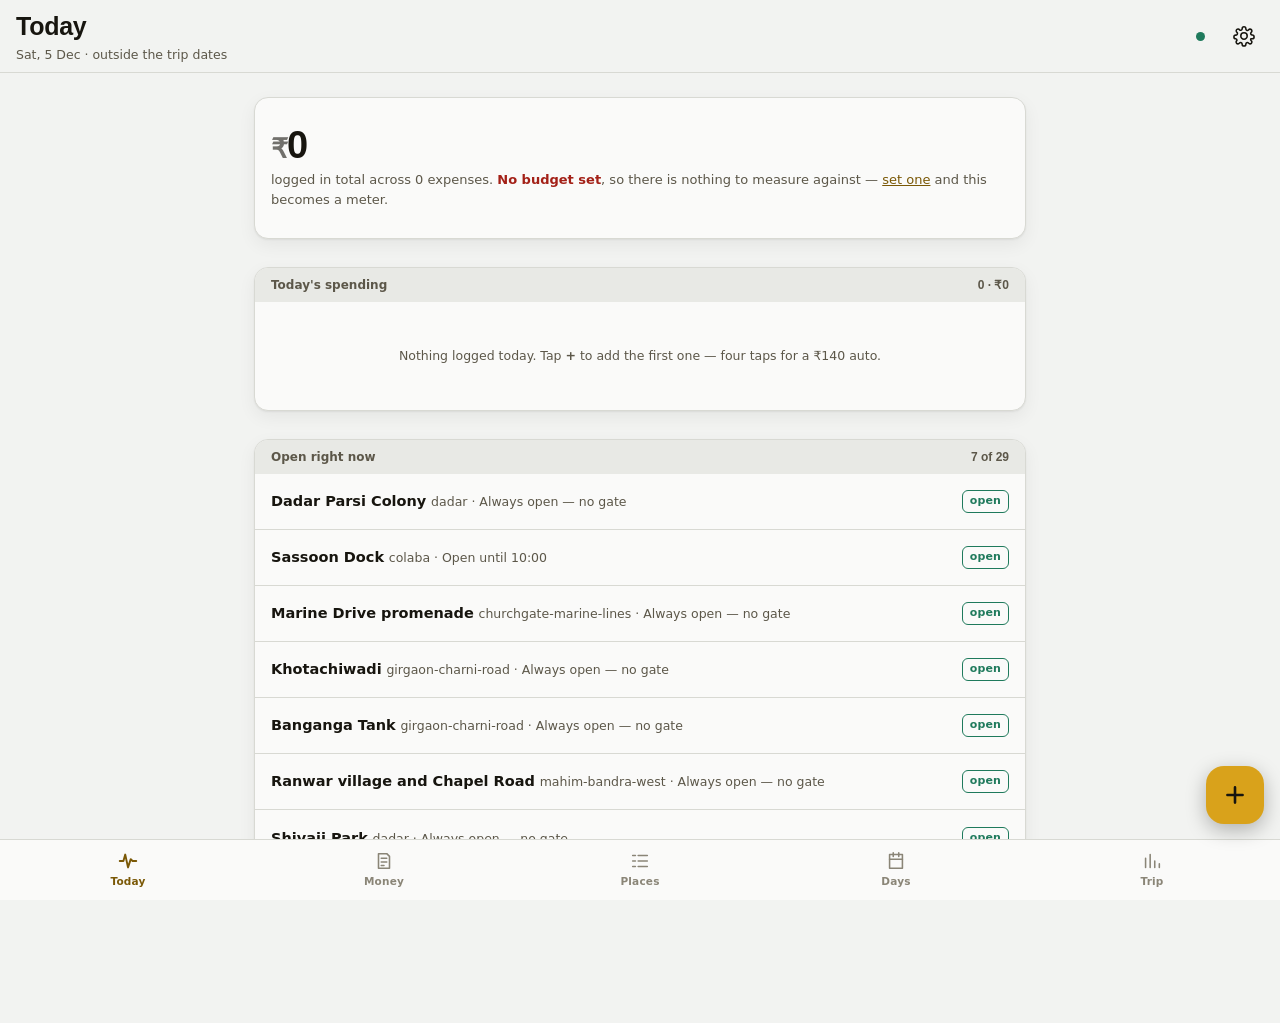
<file: app/index.html>
<!doctype html>
<html lang="en">
<head>
<meta charset="utf-8">
<meta name="viewport" content="width=device-width, initial-scale=1, viewport-fit=cover">
<title>Mumbai</title>
<meta name="description" content="Offline-first Mumbai trip companion: log every rupee in seconds, and carry the checklist locals actually use.">
<link rel="manifest" href="manifest.webmanifest">
<meta name="theme-color" content="#17150F" media="(prefers-color-scheme: dark)">
<meta name="theme-color" content="#F2F3F1" media="(prefers-color-scheme: light)">
<meta name="apple-mobile-web-app-capable" content="yes">
<meta name="apple-mobile-web-app-title" content="Mumbai">
<link rel="apple-touch-icon" href="icons/icon-192.png">
<link rel="icon" href="icons/icon-192.png">
<link rel="stylesheet" href="app.css">
</head>
<body>

<a class="skip" href="#main">Skip to content</a>

<header class="appbar">
  <div class="appbar-in">
    <div class="appbar-title">
      <h1 id="pageTitle">Today</h1>
      <p id="pageSub"></p>
    </div>
    <div class="appbar-act">
      <button id="offlineDot" class="dot" type="button" title="Connection status" aria-live="polite"></button>
      <a class="iconbtn" href="#/settings" aria-label="Settings" title="Settings">
        <svg viewBox="0 0 24 24" aria-hidden="true"><path d="M12 15.5a3.5 3.5 0 1 0 0-7 3.5 3.5 0 0 0 0 7z"/><path d="M19.4 15a1.7 1.7 0 0 0 .3 1.9l.1.1a2 2 0 1 1-2.8 2.8l-.1-.1a1.7 1.7 0 0 0-2.9 1.2 2 2 0 1 1-4 0 1.7 1.7 0 0 0-2.9-1.2l-.1.1a2 2 0 1 1-2.8-2.8l.1-.1A1.7 1.7 0 0 0 3 15a2 2 0 1 1 0-4 1.7 1.7 0 0 0 1.4-2.9l-.1-.1a2 2 0 1 1 2.8-2.8l.1.1A1.7 1.7 0 0 0 10 4a2 2 0 1 1 4 0 1.7 1.7 0 0 0 2.9 1.4l.1-.1a2 2 0 1 1 2.8 2.8l-.1.1A1.7 1.7 0 0 0 21 11a2 2 0 1 1 0 4z"/></svg>
      </a>
    </div>
  </div>
</header>

<main id="main" tabindex="-1"></main>

<nav class="tabs" aria-label="Sections">
  <a href="#/" data-tab="/">
    <svg viewBox="0 0 24 24" aria-hidden="true"><path d="M3 12h4l2-7 3 14 3-9 2 2h4"/></svg>
    <span>Today</span></a>
  <a href="#/expenses" data-tab="/expenses">
    <svg viewBox="0 0 24 24" aria-hidden="true"><path d="M6 4h9l3 3v13H6z"/><path d="M9 9h6M9 13h6M9 17h3"/></svg>
    <span>Money</span></a>
  <a href="#/places" data-tab="/places">
    <svg viewBox="0 0 24 24" aria-hidden="true"><path d="M4 6h3M4 12h3M4 18h3"/><path d="M10 6h10M10 12h10M10 18h10"/></svg>
    <span>Places</span></a>
  <a href="#/itinerary" data-tab="/itinerary">
    <svg viewBox="0 0 24 24" aria-hidden="true"><path d="M5 5h14v15H5z"/><path d="M9 3v4M15 3v4M5 10h14"/></svg>
    <span>Days</span></a>
  <a href="#/trip" data-tab="/trip">
    <svg viewBox="0 0 24 24" aria-hidden="true"><path d="M5 19V9M10 19V5M15 19v-7M20 19v-4"/></svg>
    <span>Trip</span></a>
</nav>

<button id="fab" class="fab" type="button" aria-label="Log an expense">
  <svg viewBox="0 0 24 24" aria-hidden="true"><path d="M12 5v14M5 12h14"/></svg>
</button>

<!-- expense editor: one sheet for both add and edit -->
<div id="sheetWrap" class="sheetwrap" hidden>
  <div class="sheet-bg" data-close></div>
  <section class="sheet" role="dialog" aria-modal="true" aria-labelledby="sheetTitle">
    <div class="sheet-grab"></div>
    <div class="sheet-head">
      <h2 id="sheetTitle">Log an expense</h2>
      <button class="iconbtn" type="button" data-close aria-label="Close">
        <svg viewBox="0 0 24 24" aria-hidden="true"><path d="M6 6l12 12M18 6L6 18"/></svg>
      </button>
    </div>
    <div class="sheet-body">
      <output id="amtOut" class="amt" aria-live="polite">₹0</output>
      <p id="amtCtx" class="amt-ctx"></p>

      <div id="quickCats" class="chips" aria-label="Recent categories"></div>

      <div class="field">
        <label for="fCat">Category</label>
        <select id="fCat"></select>
      </div>
      <div class="grid2">
        <div class="field">
          <label for="fDate">Date</label>
          <input id="fDate" type="date">
        </div>
        <div class="field">
          <label for="fMethod">Paid by</label>
          <select id="fMethod">
            <option value="cash">Cash</option>
            <option value="upi">UPI</option>
            <option value="card">Card</option>
          </select>
        </div>
      </div>
      <div class="field">
        <label for="fPlace">Linked place <span class="opt">optional</span></label>
        <select id="fPlace"></select>
      </div>
      <div class="field">
        <label for="fNote">Note <span class="opt">optional</span></label>
        <input id="fNote" type="text" maxlength="140" placeholder="What was it?">
      </div>
    </div>
    <div class="pad" id="pad"></div>
    <div class="sheet-foot">
      <button id="delBtn" class="btn ghost danger" type="button" hidden>Delete</button>
      <button id="saveBtn" class="btn primary" type="button">Save</button>
    </div>
  </section>
</div>

<div id="toast" class="toast" role="status" aria-live="polite" hidden></div>

<script src="app.js"></script>
</body>
</html>
</file>
<file: app/app.css>
/* ============================================================================
   Mumbai — offline-first trip companion
   Palette and type roles come from docs/PHASE-0-ALIGNMENT.md §7: the kaali-peeli
   palette sampled from the Premier Padmini, and the Archivo / IBM Plex pairing.
   Semantic TEXT colours are separate tokens from the fills because the raw
   palette values do not survive both grounds — §7 found this for ochre on plate
   (2.2:1) and the same computation gives taillight 2.18:1 and jade 3.14:1 on ink.
   Fills keep the raw values; text uses the per-theme --danger-text / --ok-text.
   Mobile-first: every rule below is the phone layout, widened at 720px up.
   ============================================================================ */

:root {
  --ink:#17150F; --plate:#F2F3F1;
  --ochre:#D9A21B; --ochre-text:#7A5806;
  --jade:#1F7A5C; --taillight:#A32017; --fuchsia:#C2367E;

  --bg:#F2F3F1; --raised:#FAFAF9; --sunk:#E8E9E5;
  --text:#17150F; --dim:#5C5749; --faint:#8A8577; --rule:#D8D9D3;
  --accent-text:var(--ochre-text); --accent-fill:var(--ochre); --on-fill:#17150F;
  --danger-text:#A32017; --ok-text:#1F7A5C;
  --shadow:0 1px 2px rgba(23,21,15,.06), 0 6px 18px rgba(23,21,15,.06);
  --scrim:rgba(23,21,15,.5);

  --f-display:"Archivo","Archivo Expanded","Helvetica Neue",Helvetica,Arial,sans-serif;
  --f-body:"IBM Plex Sans","Segoe UI",system-ui,-apple-system,sans-serif;
  --f-mono:"IBM Plex Mono",ui-monospace,"SF Mono",Menlo,Consolas,monospace;

  /* 4px base, 8px rhythm, per §7 */
  --s1:4px; --s2:8px; --s3:12px; --s4:16px; --s5:24px; --s6:32px;
  --r:10px; --r-lg:14px;
  --tab-h:60px; --bar-h:56px;
  --safe-b:env(safe-area-inset-bottom,0px);
  --safe-t:env(safe-area-inset-top,0px);
}
@media (prefers-color-scheme:dark) {
  :root {
    --bg:#17150F; --raised:#211F17; --sunk:#100F0A;
    --text:#F2F3F1; --dim:#A9A395; --faint:#7C7768; --rule:#302D23;
    --accent-text:var(--ochre); --danger-text:#E8776A; --ok-text:#4FBF95;
    --shadow:0 1px 2px rgba(0,0,0,.4), 0 8px 22px rgba(0,0,0,.34);
    --scrim:rgba(6,5,3,.66);
  }
}
:root[data-theme="dark"] {
  --bg:#17150F; --raised:#211F17; --sunk:#100F0A;
  --text:#F2F3F1; --dim:#A9A395; --faint:#7C7768; --rule:#302D23;
  --accent-text:var(--ochre); --danger-text:#E8776A; --ok-text:#4FBF95;
  --shadow:0 1px 2px rgba(0,0,0,.4), 0 8px 22px rgba(0,0,0,.34);
  --scrim:rgba(6,5,3,.66);
}
:root[data-theme="light"] {
  --bg:#F2F3F1; --raised:#FAFAF9; --sunk:#E8E9E5;
  --text:#17150F; --dim:#5C5749; --faint:#8A8577; --rule:#D8D9D3;
  --accent-text:var(--ochre-text); --danger-text:#A32017; --ok-text:#1F7A5C;
  --shadow:0 1px 2px rgba(23,21,15,.06), 0 6px 18px rgba(23,21,15,.06);
  --scrim:rgba(23,21,15,.5);
}

* { box-sizing:border-box; }
html, body { height:100%; }
body {
  margin:0; background:var(--bg); color:var(--text);
  font-family:var(--f-body); font-size:15px; line-height:1.5;
  -webkit-font-smoothing:antialiased; -webkit-tap-highlight-color:transparent;
  overscroll-behavior-y:none;
}
h1,h2,h3,h4 { font-family:var(--f-display); margin:0; text-wrap:balance; letter-spacing:-.01em; }
button, input, select, textarea { font:inherit; color:inherit; }
svg { width:22px; height:22px; fill:none; stroke:currentColor; stroke-width:1.7;
      stroke-linecap:round; stroke-linejoin:round; }
.num { font-family:var(--f-display); font-variant-numeric:tabular-nums lining-nums; }
:focus-visible { outline:2px solid var(--accent-fill); outline-offset:2px; border-radius:4px; }
@media (prefers-reduced-motion:reduce) { *, *::before, *::after { transition:none!important; animation:none!important; } }

.skip { position:absolute; left:-9999px; }
.skip:focus { left:var(--s3); top:var(--s3); z-index:100; background:var(--raised);
  padding:var(--s2) var(--s3); border-radius:var(--r); border:1px solid var(--rule); }

/* ---------------------------------------------------------------- app bar */
.appbar {
  position:sticky; top:0; z-index:20; background:var(--bg);
  padding-top:var(--safe-t); border-bottom:1px solid var(--rule);
}
.appbar-in { display:flex; align-items:center; gap:var(--s3);
  min-height:var(--bar-h); padding:var(--s2) var(--s4); }
.appbar-title { flex:1; min-width:0; }
.appbar-title h1 { font-size:21px; font-weight:700; }
.appbar-title p { margin:0; font-size:12.5px; color:var(--dim);
  white-space:nowrap; overflow:hidden; text-overflow:ellipsis; }
.appbar-act { display:flex; align-items:center; gap:var(--s1); }
.iconbtn {
  display:grid; place-items:center; width:40px; height:40px; border-radius:var(--r);
  background:transparent; border:0; color:var(--text); cursor:pointer; text-decoration:none;
}
.iconbtn:active { background:var(--sunk); }
.dot { width:40px; height:40px; border:0; background:transparent; cursor:pointer;
  display:grid; place-items:center; position:relative; }
.dot::after { content:""; width:9px; height:9px; border-radius:50%; background:var(--ok-text); }
.dot[data-off="1"]::after { background:var(--faint); }

/* ---------------------------------------------------------------- layout */
main {
  padding:var(--s4) var(--s4) calc(var(--tab-h) + var(--safe-b) + 84px);
  max-width:820px; margin:0 auto;
}
main:focus { outline:none; }
.stack { display:flex; flex-direction:column; gap:var(--s4); }
.row-between { display:flex; align-items:baseline; justify-content:space-between; gap:var(--s3); }
.eyebrow { font-size:11px; letter-spacing:.13em; text-transform:uppercase;
  color:var(--faint); font-weight:700; }
.muted { color:var(--dim); }
.tiny { font-size:12.5px; }
.center-note { text-align:center; color:var(--dim); padding:var(--s6) var(--s4); }

.card { background:var(--raised); border:1px solid var(--rule); border-radius:var(--r-lg);
  box-shadow:var(--shadow); overflow:hidden; }
.card-pad { padding:var(--s4); }
.card + .card { margin-top:var(--s3); }

/* ---------------------------------------------------------------- tabs */
.tabs {
  position:fixed; left:0; right:0; bottom:0; z-index:30; display:flex;
  background:var(--raised); border-top:1px solid var(--rule);
  padding-bottom:var(--safe-b);
}
.tabs a {
  flex:1; display:flex; flex-direction:column; align-items:center; justify-content:center;
  gap:2px; height:var(--tab-h); text-decoration:none; color:var(--faint); font-size:10.5px;
  font-weight:600; letter-spacing:.02em;
}
.tabs a[aria-current="page"] { color:var(--accent-text); }
.tabs a[aria-current="page"] svg { stroke-width:2.1; }

/* ---------------------------------------------------------------- fab */
.fab {
  position:fixed; right:var(--s4); z-index:31;
  bottom:calc(var(--tab-h) + var(--safe-b) + var(--s4));
  width:58px; height:58px; border-radius:18px; border:0; cursor:pointer;
  background:var(--accent-fill); color:var(--on-fill);
  box-shadow:0 6px 20px rgba(0,0,0,.28); display:grid; place-items:center;
  transition:transform .12s ease;
}
.fab svg { width:26px; height:26px; stroke-width:2.4; }
.fab:active { transform:scale(.94); }

/* ---------------------------------------------------------------- fare meter */
.meter { padding:var(--s4); }
.meter-track { height:8px; border-radius:5px; background:var(--sunk);
  border:1px solid var(--rule); overflow:hidden; }
.meter-fill { height:100%; background:var(--jade); transition:width .3s ease; }
.meter-fill[data-over="1"] { background:var(--taillight); }
.meter-amt { font-family:var(--f-display); font-size:38px; font-weight:700;
  font-variant-numeric:tabular-nums; letter-spacing:-.025em; line-height:1.05; margin-top:var(--s3); }
.meter-amt .cur { font-size:.72em; opacity:.6; }
.meter-amt .p { font-size:.6em; opacity:.6; }
.meter-proj { font-size:13px; color:var(--dim); margin-top:var(--s1); }
.meter-proj b { color:var(--text); }
.meter-warn { color:var(--danger-text); font-weight:600; }

/* ---------------------------------------------------------------- lists */
.list { display:flex; flex-direction:column; }
.item {
  display:flex; align-items:center; gap:var(--s3); width:100%; text-align:left;
  padding:var(--s3) var(--s4); background:transparent; border:0; cursor:pointer;
  border-bottom:1px solid var(--rule); color:inherit; min-height:56px;
}
.item:last-child { border-bottom:0; }
/* Rows are often anchors; they must not read as inline links inside a list. */
a.item, a.item:visited { text-decoration:none; color:inherit; }
a.item-main, a.item-main:visited { text-decoration:none; color:inherit; }
.item:active { background:var(--sunk); }
.item-main { flex:1; min-width:0; }
.item-t { font-weight:600; font-size:14.5px; overflow:hidden; text-overflow:ellipsis; white-space:nowrap; }
.item-s { font-size:12.5px; color:var(--dim); overflow:hidden; text-overflow:ellipsis; white-space:nowrap; }
.item-amt { font-family:var(--f-display); font-weight:700; font-variant-numeric:tabular-nums;
  font-size:16px; white-space:nowrap; }
.item-time { font-family:var(--f-mono); font-size:11.5px; color:var(--faint);
  flex:0 0 42px; }
.daybar { display:flex; justify-content:space-between; padding:var(--s2) var(--s4);
  background:var(--sunk); font-size:12px; color:var(--dim); font-weight:600; }
.daybar .n { font-family:var(--f-display); font-variant-numeric:tabular-nums; }

/* checkbox in the places list */
.tick { flex:0 0 22px; width:22px; height:22px; border-radius:6px;
  border:1.6px solid var(--faint); background:transparent; display:grid; place-items:center; }
.tick svg { width:15px; height:15px; stroke-width:2.6; opacity:0; color:#fff; }
.item[aria-pressed="true"] .tick { background:var(--fuchsia); border-color:var(--fuchsia); }
.item[aria-pressed="true"] .tick svg { opacity:1; }
.item[aria-pressed="true"] .item-t { color:var(--dim); }

/* ---------------------------------------------------------------- pills */
.pill { display:inline-block; font-size:11px; font-weight:700; padding:2px 7px;
  border-radius:6px; border:1px solid; white-space:nowrap; letter-spacing:.01em; }
.pill.ok { color:var(--ok-text); border-color:var(--jade); }
.pill.warn { color:var(--accent-text); border-color:var(--accent-fill); }
.pill.bad { color:var(--danger-text); border-color:var(--taillight); }
.pill.mute { color:var(--faint); border-color:var(--rule); }
.pill.live { color:var(--on-fill); background:var(--accent-fill); border-color:var(--accent-fill); }
.pills { display:flex; gap:5px; flex-wrap:wrap; }

/* ---------------------------------------------------------------- chips + filters */
.chips { display:flex; gap:var(--s2); overflow-x:auto; padding:var(--s1) 0 var(--s2);
  scrollbar-width:none; }
.chips::-webkit-scrollbar { display:none; }
.chip {
  flex:0 0 auto; padding:8px 13px; border-radius:9px; cursor:pointer;
  background:var(--raised); border:1px solid var(--rule); font-size:13px; font-weight:600;
  color:var(--text); white-space:nowrap;
}
.chip[aria-pressed="true"] { background:var(--accent-fill); border-color:var(--accent-fill);
  color:var(--on-fill); }
.seg { display:flex; gap:var(--s2); overflow-x:auto; padding-bottom:var(--s2); scrollbar-width:none; }
.seg::-webkit-scrollbar { display:none; }
.seg button {
  flex:0 0 auto; text-align:left; min-width:128px; padding:9px 12px; border-radius:var(--r);
  background:var(--raised); border:1px solid var(--rule); cursor:pointer;
}
.seg button[aria-pressed="true"] { background:var(--accent-fill); border-color:var(--accent-fill);
  color:var(--on-fill); }
.seg .l { display:block; font-family:var(--f-display); font-weight:700; font-size:13.5px; }
.seg .s { display:block; font-size:11.5px; color:var(--dim); margin-top:1px; }
.seg button[aria-pressed="true"] .s { color:var(--on-fill); opacity:.78; }

/* ---------------------------------------------------------------- forms */
.field { display:flex; flex-direction:column; gap:5px; }
.field label { font-size:12px; font-weight:700; color:var(--dim); letter-spacing:.02em; }
.field .opt { font-weight:400; color:var(--faint); text-transform:none; letter-spacing:0; }
input, select, textarea {
  width:100%; padding:11px var(--s3); border-radius:var(--r); min-height:46px;
  background:var(--bg); border:1px solid var(--rule); color:var(--text);
}
input:focus, select:focus { border-color:var(--accent-fill); outline:none; }
.grid2 { display:grid; grid-template-columns:1fr 1fr; gap:var(--s3); }
.btn {
  display:inline-flex; align-items:center; justify-content:center; gap:var(--s2);
  min-height:48px; padding:0 var(--s5); border-radius:var(--r); cursor:pointer;
  border:1px solid var(--rule); background:var(--raised); font-weight:700; font-size:14.5px;
}
.btn.primary { background:var(--accent-fill); border-color:var(--accent-fill); color:var(--on-fill); }
.btn.ghost { background:transparent; }
.btn.danger { color:var(--danger-text); border-color:var(--taillight); }
.btn.block { width:100%; }
.btn:active { transform:scale(.985); }
.btn[disabled] { opacity:.5; cursor:not-allowed; }
.btnrow { display:flex; gap:var(--s2); flex-wrap:wrap; }

/* ---------------------------------------------------------------- sheet */
.sheetwrap { position:fixed; inset:0; z-index:60; }
.sheet-bg { position:absolute; inset:0; background:var(--scrim); }
.sheet {
  position:absolute; left:0; right:0; bottom:0; max-height:94vh; display:flex;
  flex-direction:column; background:var(--raised);
  border-top-left-radius:20px; border-top-right-radius:20px;
  border-top:1px solid var(--rule); padding-bottom:var(--safe-b);
  animation:up .2s ease;
}
@keyframes up { from { transform:translateY(14px); opacity:.6 } to { transform:none; opacity:1 } }
.sheet-grab { width:38px; height:4px; border-radius:3px; background:var(--rule);
  margin:var(--s2) auto var(--s1); }
.sheet-head { display:flex; align-items:center; justify-content:space-between;
  padding:var(--s2) var(--s3) var(--s2) var(--s4); }
.sheet-head h2 { font-size:16px; font-weight:700; }
.sheet-body { padding:0 var(--s4) var(--s3); overflow-y:auto; display:flex;
  flex-direction:column; gap:var(--s3); }
.sheet-foot { display:flex; gap:var(--s2); padding:var(--s3) var(--s4) var(--s4);
  border-top:1px solid var(--rule); }
.sheet-foot .btn { flex:1; }
.amt { display:block; font-family:var(--f-display); font-size:46px; font-weight:700;
  font-variant-numeric:tabular-nums; letter-spacing:-.03em; text-align:center;
  padding:var(--s2) 0 0; }
.amt .cur { font-size:.72em; opacity:.6; }
.amt-ctx { margin:0; text-align:center; font-size:12.5px; color:var(--dim); min-height:18px; }

/* numeric pad — 4 taps for ₹140 */
.pad { display:grid; grid-template-columns:repeat(3,1fr) 84px; gap:var(--s2);
  padding:var(--s3) var(--s4) 0; }
.pad button {
  min-height:52px; border-radius:var(--r); border:1px solid var(--rule);
  background:var(--bg); font-family:var(--f-display); font-size:20px; font-weight:700;
  cursor:pointer; font-variant-numeric:tabular-nums;
}
.pad button:active { background:var(--sunk); }
.pad button[data-k="save"] { grid-row:span 4; background:var(--accent-fill);
  border-color:var(--accent-fill); color:var(--on-fill); font-size:15px; }
.pad button[data-k="del"] { font-size:17px; }

/* ---------------------------------------------------------------- detail page */
.hero { padding:var(--s4); border-bottom:1px solid var(--rule); }
.hero h2 { font-size:23px; font-weight:700; }
.hero .local { color:var(--faint); font-size:13.5px; margin-top:2px; }
.sec { padding:var(--s4); border-bottom:1px solid var(--rule); }
.sec:last-child { border-bottom:0; }
.sec h3 { font-family:var(--f-body); font-size:11px; letter-spacing:.13em;
  text-transform:uppercase; color:var(--faint); font-weight:700; margin-bottom:var(--s2); }
.rules { margin:0; padding-left:19px; }
.rules li { margin-bottom:var(--s2); font-size:14.5px; }
.rules li:last-child { margin-bottom:0; }
dl.kv { display:grid; grid-template-columns:auto 1fr; gap:6px var(--s4); margin:0; font-size:13.5px; }
dl.kv dt { color:var(--faint); }
dl.kv dd { margin:0; }
.unver { color:var(--danger-text); font-weight:600; }
.srclist { margin:0; padding-left:19px; font-size:12.5px; }
.srclist li { margin-bottom:6px; word-break:break-word; }
a { color:var(--accent-text); }
.callout { padding:var(--s3); border-radius:var(--r); background:var(--sunk);
  border:1px solid var(--rule); border-left:3px solid var(--accent-fill); font-size:13px; }
.callout.bad { border-left-color:var(--taillight); }
.callout.ok { border-left-color:var(--jade); }

/* ---------------------------------------------------------------- bars (trip summary) */
.bars { display:flex; flex-direction:column; gap:var(--s2); }
.bar-row { display:grid; grid-template-columns:1fr auto; gap:var(--s2) var(--s3);
  align-items:center; }
.bar-row .nm { font-size:13.5px; font-weight:600; }
.bar-row .v { font-family:var(--f-display); font-weight:700; font-variant-numeric:tabular-nums;
  font-size:14px; }
.bar-track { grid-column:1/-1; height:6px; border-radius:4px; background:var(--sunk);
  overflow:hidden; }
.bar-track i { display:block; height:100%; background:var(--accent-fill); }
.depth1 { padding-left:var(--s4); }
.depth2 { padding-left:var(--s5); }

/* ---------------------------------------------------------------- toast */
.toast {
  position:fixed; left:50%; transform:translateX(-50%); z-index:80;
  bottom:calc(var(--tab-h) + var(--safe-b) + 76px);
  background:var(--ink); color:var(--plate); padding:11px var(--s4); border-radius:var(--r);
  font-size:13.5px; font-weight:600; box-shadow:0 8px 24px rgba(0,0,0,.34); max-width:88vw;
}
:root[data-theme="dark"] .toast, :root:not([data-theme]) .toast { }
@media (prefers-color-scheme:dark) { .toast { background:var(--plate); color:var(--ink); } }
:root[data-theme="dark"] .toast { background:var(--plate); color:var(--ink); }
:root[data-theme="light"] .toast { background:var(--ink); color:var(--plate); }

/* ---------------------------------------------------------------- wider screens */
@media (min-width:720px) {
  main { padding:var(--s5) var(--s5) calc(var(--tab-h) + 96px); }
  .appbar-title h1 { font-size:25px; }
  .two { display:grid; grid-template-columns:1fr 1fr; gap:var(--s3); align-items:start; }
  .two > .card + .card { margin-top:0; }
  .sheet { left:50%; right:auto; transform:translateX(-50%); width:520px;
    border-radius:20px; bottom:var(--s5); max-height:88vh; }
}
</file>
